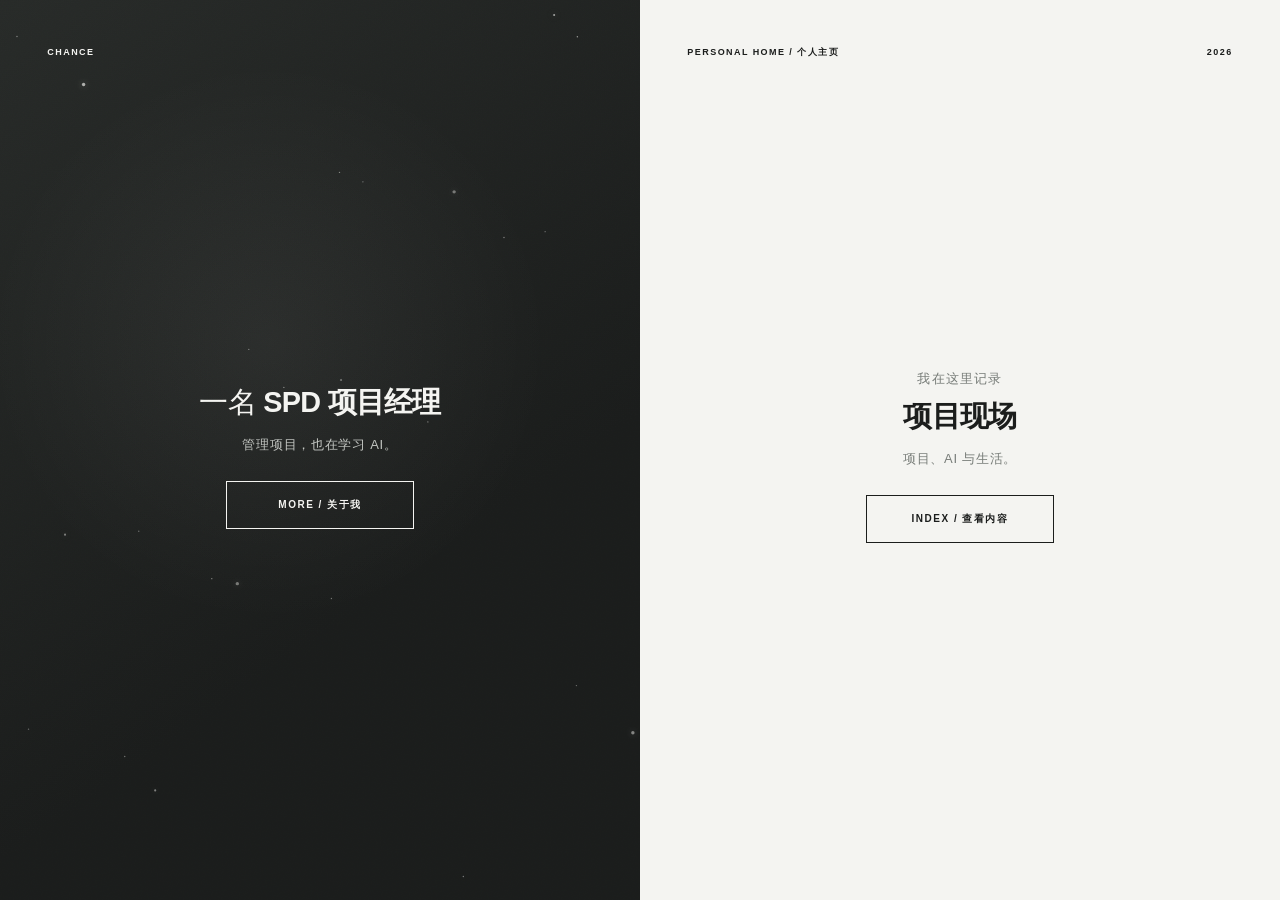
<file: index.html>
<!doctype html>
<html lang="zh-CN">
<head>
  <meta charset="UTF-8">
  <meta name="viewport" content="width=device-width,initial-scale=1">
  <meta name="description" content="Chance，SPD 项目经理。记录项目现场、AI 实践与生活片段。">
  <title>Chance</title>
  <link rel="stylesheet" href="./style.css?v=white-5">
</head>
<body class="is-loading" data-page="home">
  <div class="site-loader" role="status" aria-label="正在进入 Chance 的个人主页">
    <div class="loader-clock">
      <svg viewBox="0 0 160 160" aria-hidden="true">
        <g class="loader-ticks">
          <line x1="80" y1="13" x2="80" y2="19"/><line x1="80" y1="13" x2="80" y2="19" transform="rotate(30 80 80)"/>
          <line x1="80" y1="13" x2="80" y2="19" transform="rotate(60 80 80)"/><line x1="80" y1="13" x2="80" y2="19" transform="rotate(90 80 80)"/>
          <line x1="80" y1="13" x2="80" y2="19" transform="rotate(120 80 80)"/><line x1="80" y1="13" x2="80" y2="19" transform="rotate(150 80 80)"/>
          <line x1="80" y1="13" x2="80" y2="19" transform="rotate(180 80 80)"/><line x1="80" y1="13" x2="80" y2="19" transform="rotate(210 80 80)"/>
          <line x1="80" y1="13" x2="80" y2="19" transform="rotate(240 80 80)"/><line x1="80" y1="13" x2="80" y2="19" transform="rotate(270 80 80)"/>
          <line x1="80" y1="13" x2="80" y2="19" transform="rotate(300 80 80)"/><line x1="80" y1="13" x2="80" y2="19" transform="rotate(330 80 80)"/>
        </g>
        <circle class="loader-clock-track" cx="80" cy="80" r="56" pathLength="100"/>
        <circle class="loader-clock-progress" cx="80" cy="80" r="56" pathLength="100"/>
        <line class="loader-hand" x1="80" y1="80" x2="80" y2="31"/>
        <circle class="loader-pin" cx="80" cy="80" r="2.2"/>
      </svg>
      <strong>CHANCE</strong>
    </div>
    <button class="loader-skip" type="button">跳过 / SKIP</button>
  </div>
  <main class="home-stage" id="main">
    <section class="home-panel home-panel-dark" aria-labelledby="home-title">
      <canvas class="star-field" aria-hidden="true"></canvas>
      <header class="home-meta"><span>CHANCE</span></header>
      <div class="home-intro">
        <h1 id="home-title">一名 <strong>SPD 项目经理</strong></h1>
        <p>管理项目，也在学习 AI。</p>
        <button class="home-action home-action-light" type="button" data-open="about-drawer">MORE / 关于我</button>
      </div>
    </section>

    <section class="home-panel home-panel-light" aria-label="内容入口">
      <header class="home-meta"><span>PERSONAL HOME / 个人主页</span><span>2026</span></header>
      <div class="home-manifest">
        <span class="manifest-lead">我在这里记录</span>
        <h2><span class="rotating-word" aria-live="polite">项目现场</span></h2>
        <p>项目、AI 与生活。</p>
        <a class="home-action home-action-dark" href="./content.html">INDEX / 查看内容</a>
      </div>
    </section>
  </main>

  <section class="home-drawer drawer-dark" id="about-drawer" aria-hidden="true" inert aria-labelledby="about-drawer-title">
    <canvas class="star-field" aria-hidden="true"></canvas>
    <button class="drawer-close" type="button" data-close aria-label="关闭关于我">×</button>
    <div class="drawer-inner drawer-about">
      <span class="drawer-kicker">ABOUT / 关于</span>
      <h2 id="about-drawer-title">Chance</h2>
      <p class="drawer-summary">SPD 项目经理。日常关注项目推进、现场协作与交付，也在持续试用 AI，把有用的方法留下来。</p>
      <dl class="about-facts">
        <div><dt>职业</dt><dd>SPD 项目经理</dd></div>
        <div><dt>关注</dt><dd>项目管理 · AI 实践</dd></div>
        <div><dt>记录</dt><dd>工作方法 · 日常生活</dd></div>
      </dl>
      <a class="drawer-link" href="./about.html">完整介绍 / READ MORE <span>↗</span></a>
      <a class="drawer-link" href="mailto:chance_work@163.com">联系 / CONTACT <span>↗</span></a>
    </div>
  </section>

  <script src="./app.js?v=phase-a-link-fix-1"></script>
</body>
</html>
</file>
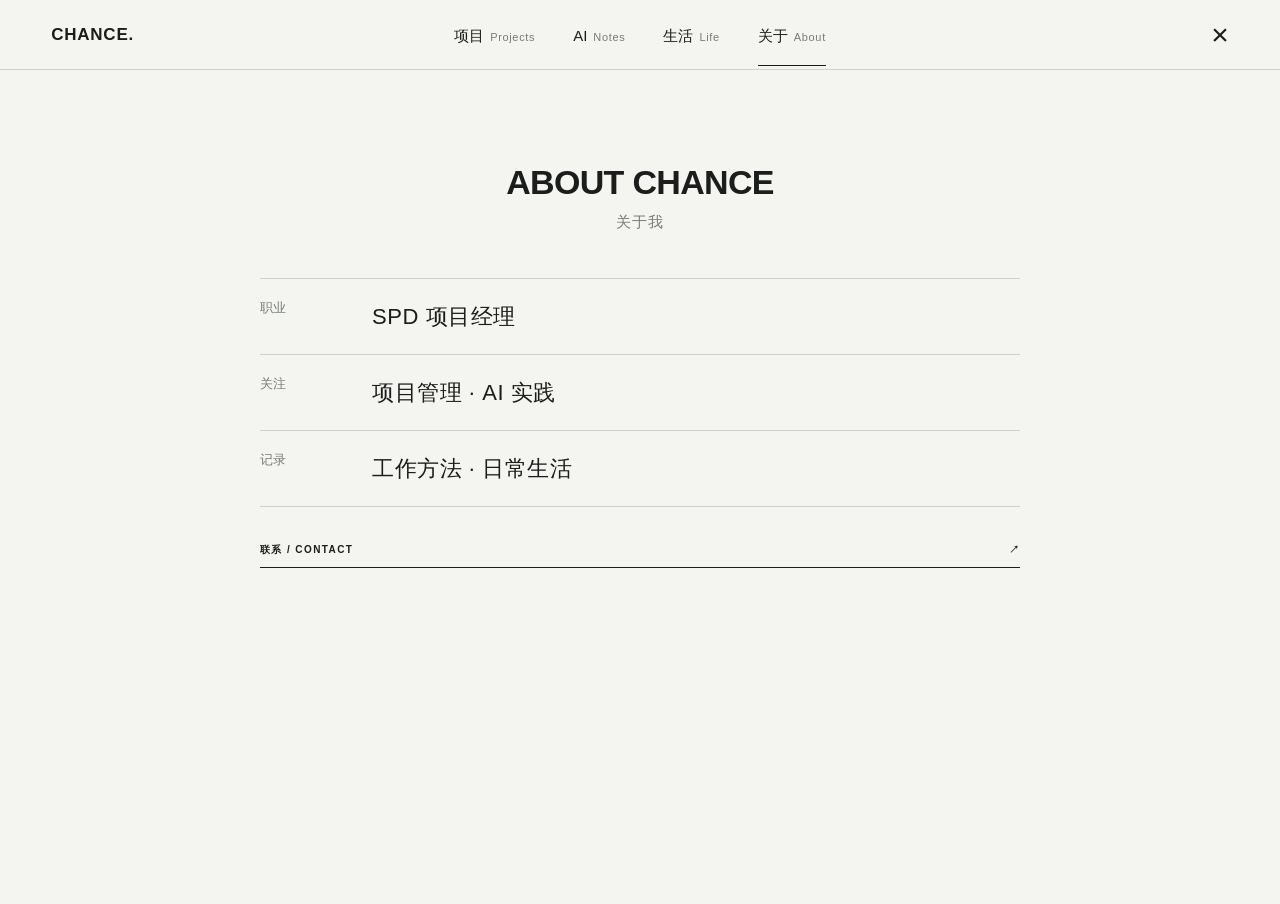
<file: about.html>
<!doctype html><html lang="zh-CN"><head><meta charset="UTF-8"><meta name="viewport" content="width=device-width,initial-scale=1"><meta name="description" content="关于 Chance。"><title>Chance · 关于</title><link rel="stylesheet" href="./style.css?v=white-5"></head><body data-page="about"><header class="inner-header"><a class="inner-brand" href="./index.html">CHANCE.</a><nav><a href="./articles.html"><span>项目</span><small>Projects</small></a><a href="./topics.html"><span>AI</span><small>Notes</small></a><a href="./notes.html"><span>生活</span><small>Life</small></a><a href="./about.html"><span>关于</span><small>About</small></a></nav><a class="close-link" href="./index.html" aria-label="返回首页">×</a></header><main class="inner-main about-main" id="main"><header class="page-title"><p>04 / ABOUT</p><h1>ABOUT CHANCE</h1><span>关于我</span></header><div class="about-lines"><div><span>职业</span><strong>SPD 项目经理</strong></div><div><span>关注</span><strong>项目管理 · AI 实践</strong></div><div><span>记录</span><strong>工作方法 · 日常生活</strong></div></div><a class="about-contact" href="mailto:chance_work@163.com">联系 / CONTACT <span>↗</span></a></main><script src="./content.js?v=cover-1"></script><script src="./app.js?v=white-2"></script></body></html>
</file>
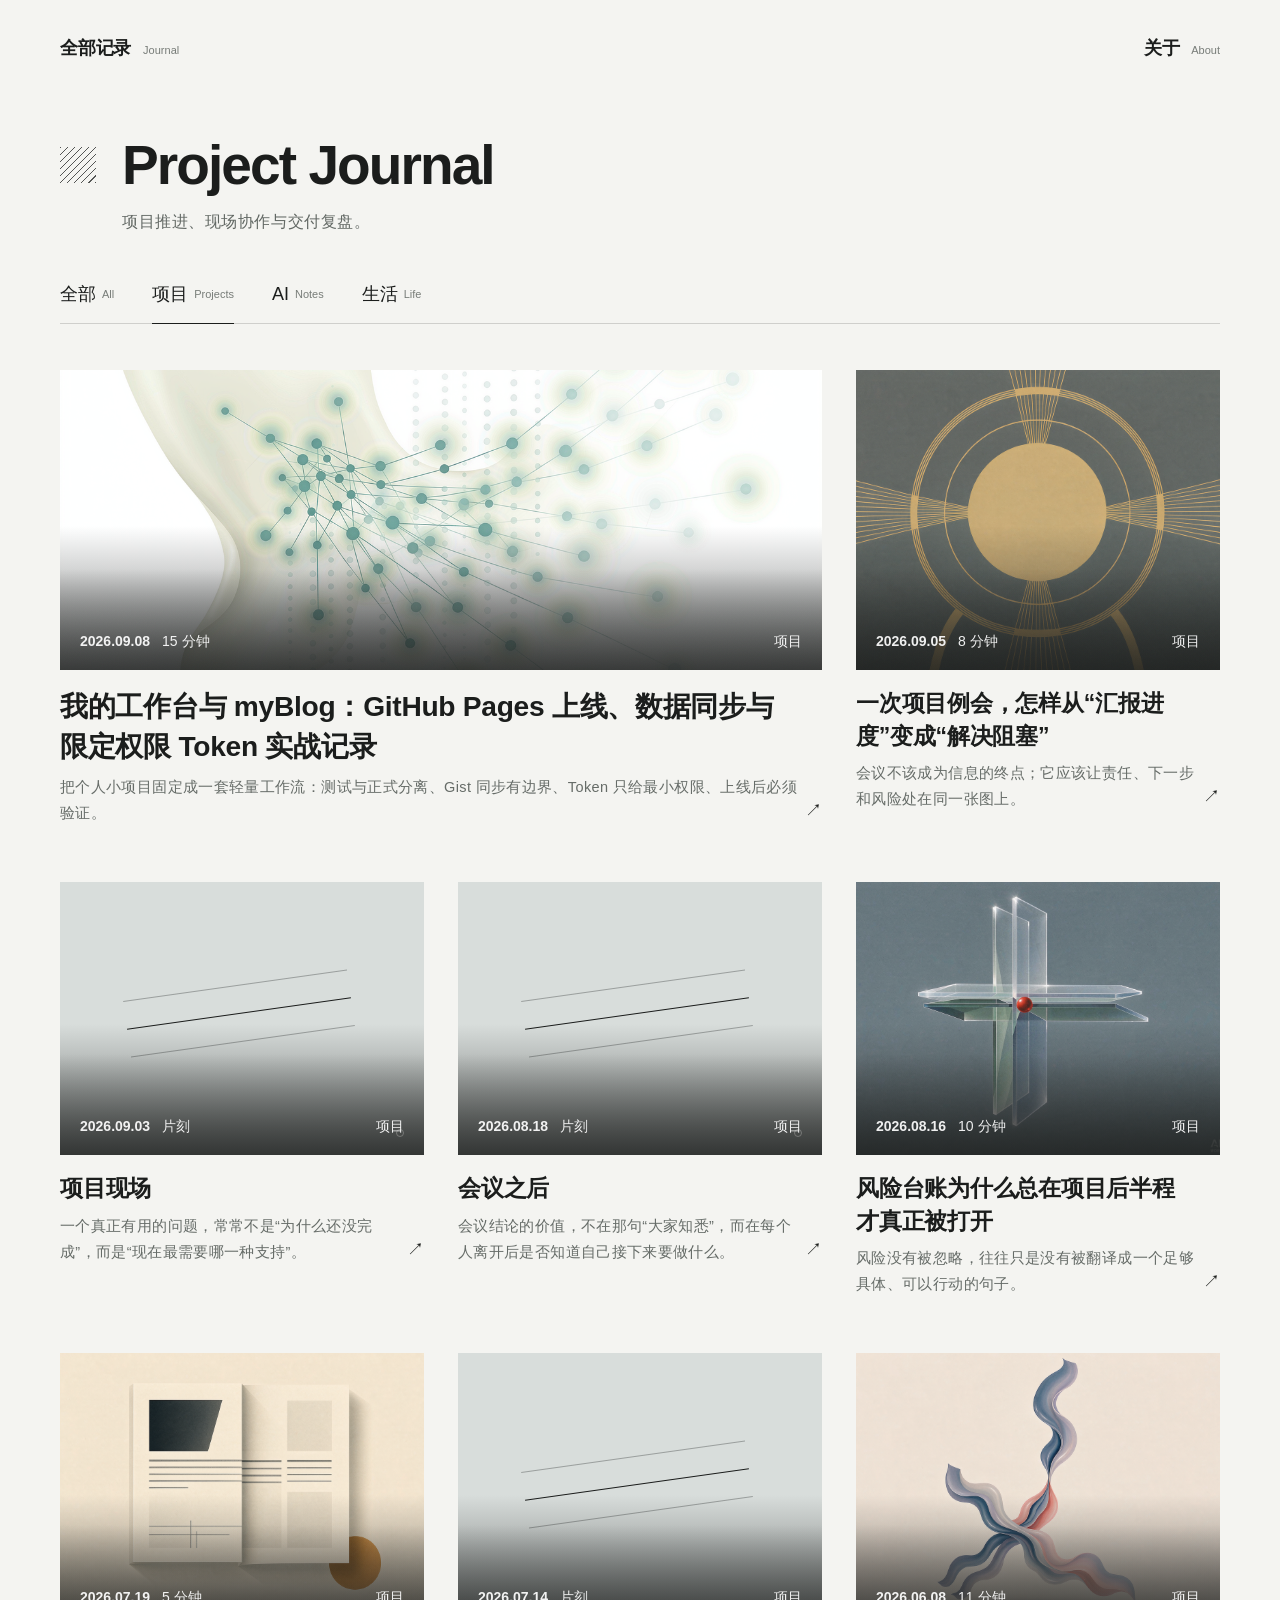
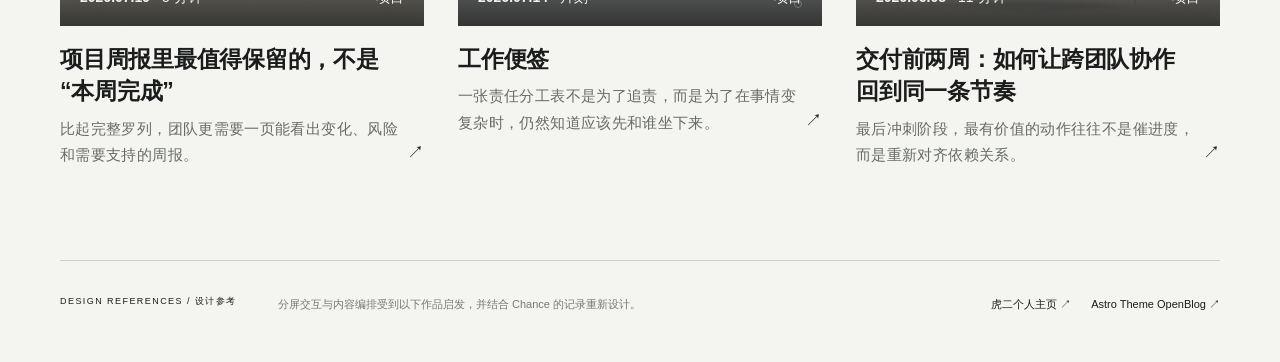
<file: articles.html>
<!doctype html><html lang="zh-CN"><head><meta charset="UTF-8"><meta name="viewport" content="width=device-width,initial-scale=1"><meta name="description" content="Chance 的 SPD 项目记录。"><title>Chance · 项目记录</title><link rel="stylesheet" href="./style.css?v=white-5"></head><body data-page="articles"><header class="journal-topbar"><a href="./content.html">全部记录 <small>Journal</small></a><a href="./about.html">关于 <small>About</small></a></header><main class="journal-main category-main" id="main"><header class="journal-masthead"><h1>Project Journal</h1><p>项目推进、现场协作与交付复盘。</p></header><nav class="journal-filters category-tabs" aria-label="内容分类"><a href="./content.html">全部 <small>All</small></a><a href="./articles.html" aria-current="page">项目 <small>Projects</small></a><a href="./topics.html">AI <small>Notes</small></a><a href="./notes.html">生活 <small>Life</small></a></nav><section class="journal-section"><div id="all-articles" class="journal-grid category-journal-grid"></div></section></main><footer class="inspiration-footer"><p>DESIGN REFERENCES / 设计参考</p><span>分屏交互与内容编排受到以下作品启发，并结合 Chance 的记录重新设计。</span><nav><a href="https://h2.gg/" target="_blank" rel="noopener noreferrer">虎二个人主页 ↗</a><a href="https://blog-template-gray.vercel.app/" target="_blank" rel="noopener noreferrer">Astro Theme OpenBlog ↗</a></nav></footer><script src="./app.js?v=phase-a-link-fix-1"></script></body></html>
</file>
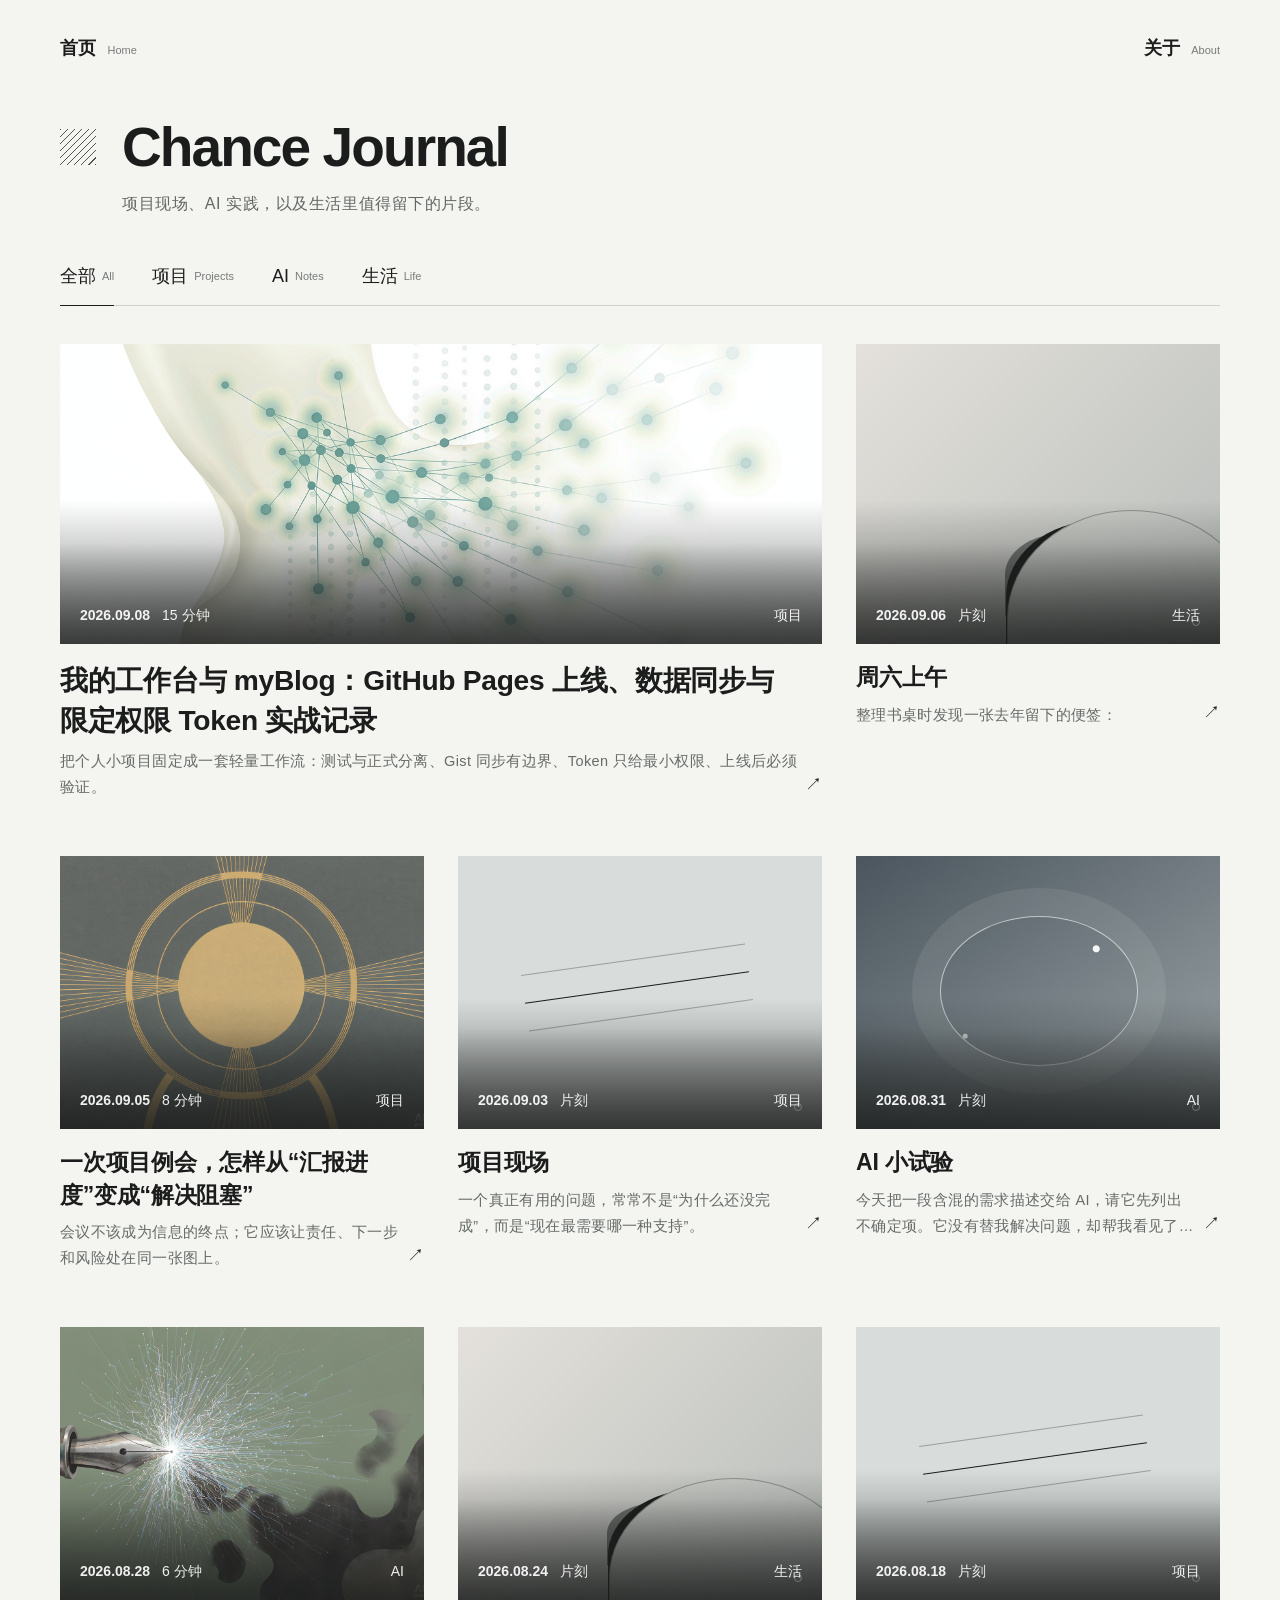
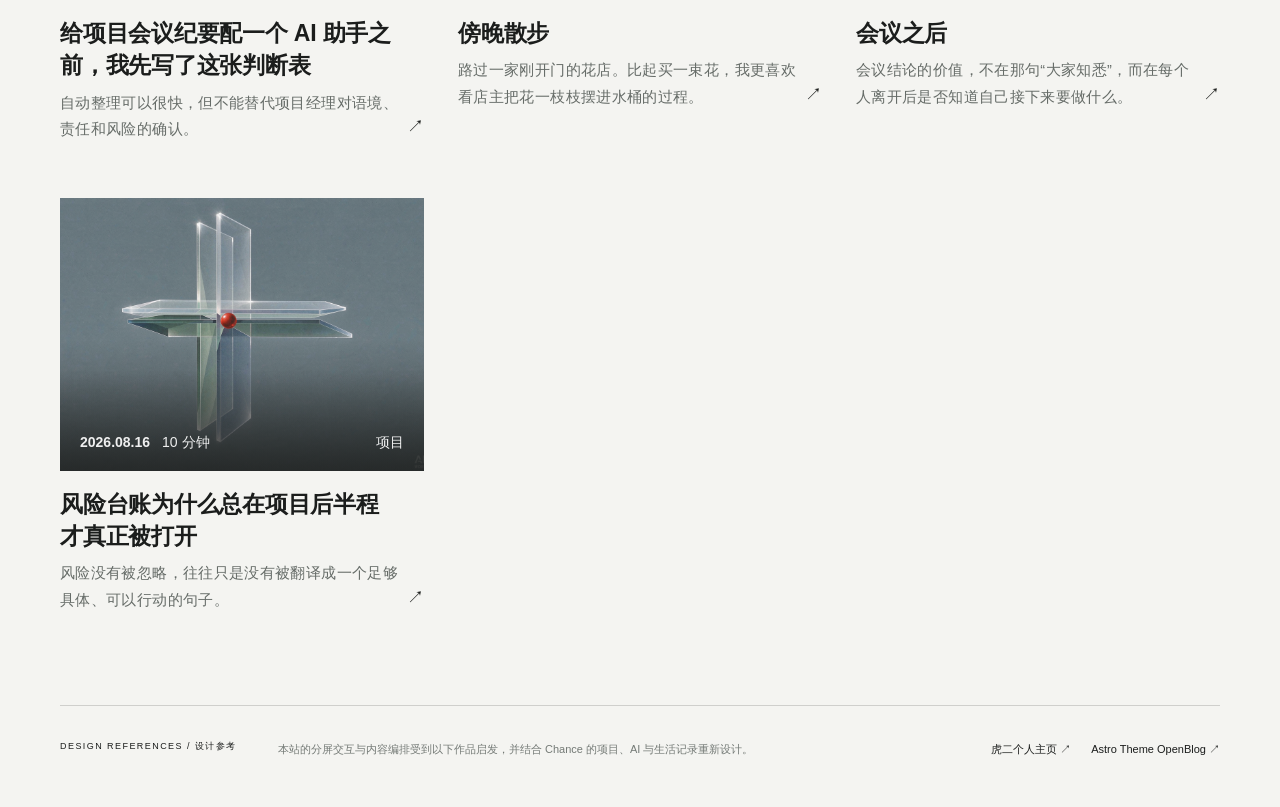
<file: content.html>
<!doctype html>
<html lang="zh-CN">
<head>
  <meta charset="UTF-8">
  <meta name="viewport" content="width=device-width,initial-scale=1">
  <meta name="description" content="Chance 的项目、AI 与生活记录。">
  <title>Chance · 内容索引</title>
  <link rel="stylesheet" href="./style.css?v=white-5">
</head>
<body data-page="journal">
  <header class="journal-topbar">
    <a href="./index.html">首页 <small>Home</small></a>
    <a href="./about.html">关于 <small>About</small></a>
  </header>

  <main class="journal-main" id="main">
    <header class="journal-masthead">
      <h1>Chance Journal</h1>
      <p>项目现场、AI 实践，以及生活里值得留下的片段。</p>
    </header>

    <nav class="journal-filters" aria-label="内容分类">
      <button type="button" data-journal-filter="all" aria-pressed="true">全部 <small>All</small></button>
      <button type="button" data-journal-filter="project" aria-pressed="false">项目 <small>Projects</small></button>
      <button type="button" data-journal-filter="ai" aria-pressed="false">AI <small>Notes</small></button>
      <button type="button" data-journal-filter="life" aria-pressed="false">生活 <small>Life</small></button>
    </nav>

    <section class="journal-section" aria-label="最近记录">
      <div class="journal-grid" id="journal-posts"></div>
    </section>
  </main>

  <footer class="inspiration-footer">
    <p>DESIGN REFERENCES / 设计参考</p>
    <span>本站的分屏交互与内容编排受到以下作品启发，并结合 Chance 的项目、AI 与生活记录重新设计。</span>
    <nav aria-label="设计参考链接">
      <a href="https://h2.gg/" target="_blank" rel="noopener noreferrer">虎二个人主页 ↗</a>
      <a href="https://blog-template-gray.vercel.app/" target="_blank" rel="noopener noreferrer">Astro Theme OpenBlog ↗</a>
    </nav>
  </footer>

  <script src="./content.js?v=cover-1"></script>
  <script src="./app.js?v=white-2"></script>
</body>
</html>
</file>
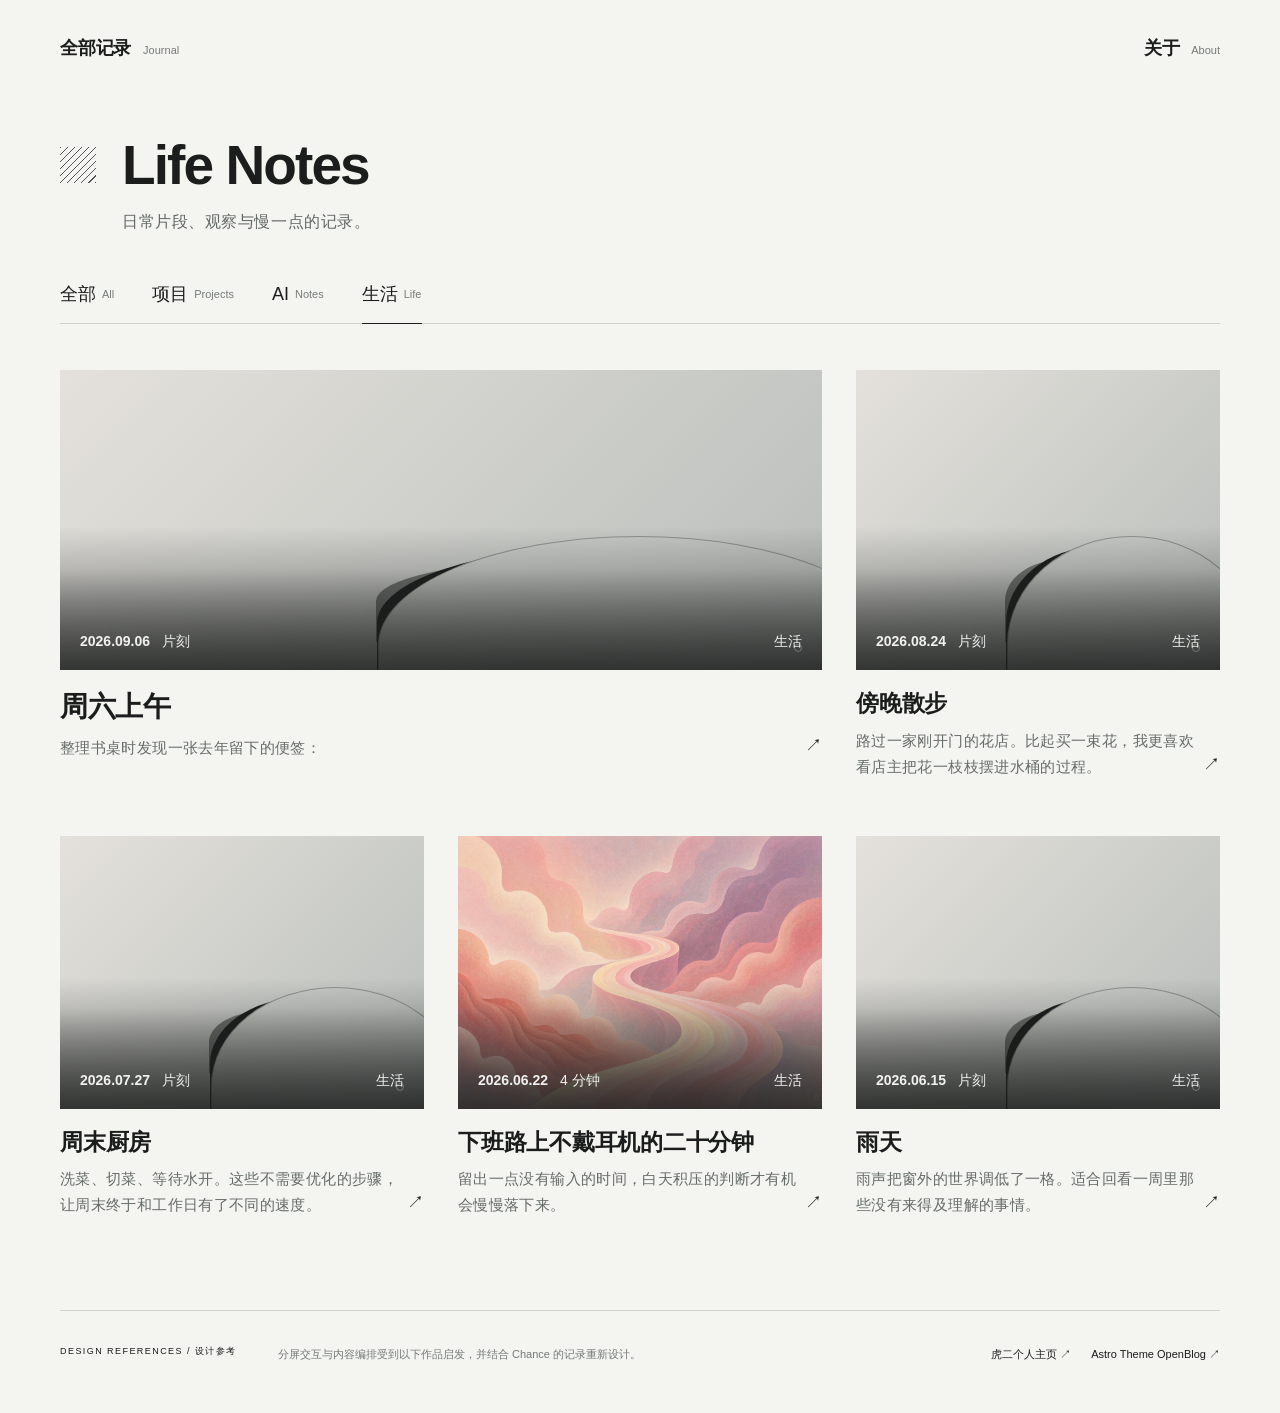
<file: notes.html>
<!doctype html><html lang="zh-CN"><head><meta charset="UTF-8"><meta name="viewport" content="width=device-width,initial-scale=1"><meta name="description" content="Chance 的生活记录。"><title>Chance · 生活记录</title><link rel="stylesheet" href="./style.css?v=white-5"></head><body data-page="notes"><header class="journal-topbar"><a href="./content.html">全部记录 <small>Journal</small></a><a href="./about.html">关于 <small>About</small></a></header><main class="journal-main category-main" id="main"><header class="journal-masthead"><h1>Life Notes</h1><p>日常片段、观察与慢一点的记录。</p></header><nav class="journal-filters category-tabs" aria-label="内容分类"><a href="./content.html">全部 <small>All</small></a><a href="./articles.html">项目 <small>Projects</small></a><a href="./topics.html">AI <small>Notes</small></a><a href="./notes.html" aria-current="page">生活 <small>Life</small></a></nav><section class="journal-section"><div id="all-notes" class="journal-grid category-journal-grid"></div></section></main><footer class="inspiration-footer"><p>DESIGN REFERENCES / 设计参考</p><span>分屏交互与内容编排受到以下作品启发，并结合 Chance 的记录重新设计。</span><nav><a href="https://h2.gg/" target="_blank" rel="noopener noreferrer">虎二个人主页 ↗</a><a href="https://blog-template-gray.vercel.app/" target="_blank" rel="noopener noreferrer">Astro Theme OpenBlog ↗</a></nav></footer><script src="./app.js?v=phase-a-link-fix-1"></script></body></html>
</file>
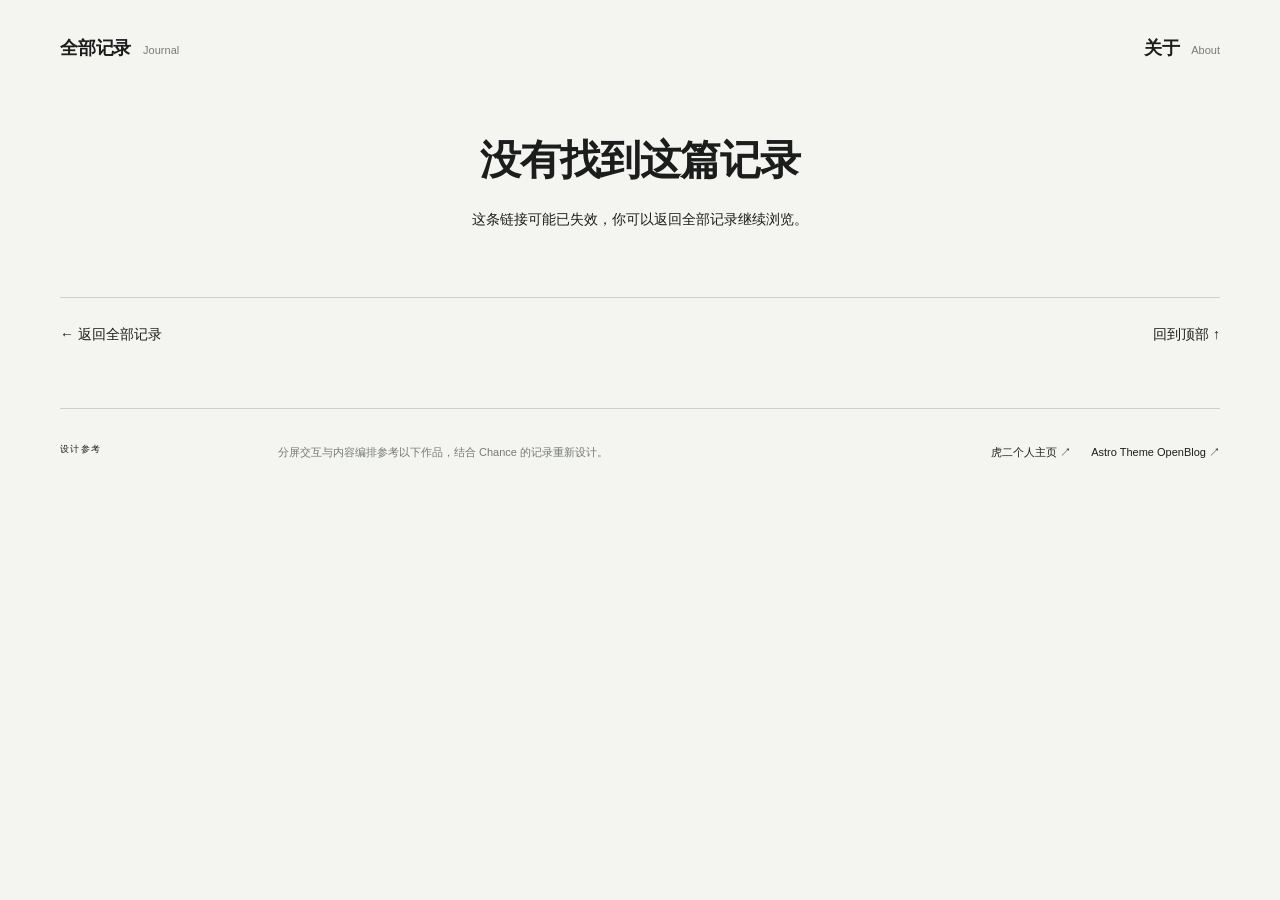
<file: post.html>
<!doctype html>
<html lang="zh-CN">
<head><meta charset="UTF-8"><meta name="viewport" content="width=device-width,initial-scale=1"><meta name="description" content="Chance 的项目、AI 与生活记录。"><title>文章 · Chance</title><link rel="stylesheet" href="./style.css?v=white-5"></head>
<body data-page="post">
<header class="journal-topbar"><a href="./content.html">全部记录 <small>Journal</small></a><a href="./about.html">关于 <small>About</small></a></header>
<main class="post-main" id="main"><header class="post-heading" id="post-heading"><h1>正在读取文章</h1></header><div class="post-layout"><aside class="post-sidebar"><details open class="post-toc"><summary>目录 <small>Contents</small></summary><nav id="post-toc" aria-label="文章目录"></nav></details></aside><article class="post-body" id="post-body"></article></div><nav class="post-bottom" aria-label="阅读导航"><a href="./content.html">← 返回全部记录</a><a href="#main">回到顶部 ↑</a></nav></main>
<footer class="inspiration-footer"><p>设计参考</p><span>分屏交互与内容编排参考以下作品，结合 Chance 的记录重新设计。</span><nav aria-label="设计参考链接"><a href="https://h2.gg/" target="_blank" rel="noopener noreferrer">虎二个人主页 ↗</a><a href="https://blog-template-gray.vercel.app/" target="_blank" rel="noopener noreferrer">Astro Theme OpenBlog ↗</a></nav></footer>
<script src="./app.js?v=phase-a-link-fix-1"></script><script src="./reader.js?v=phase-a-link-fix-1"></script>
</body></html>
</file>
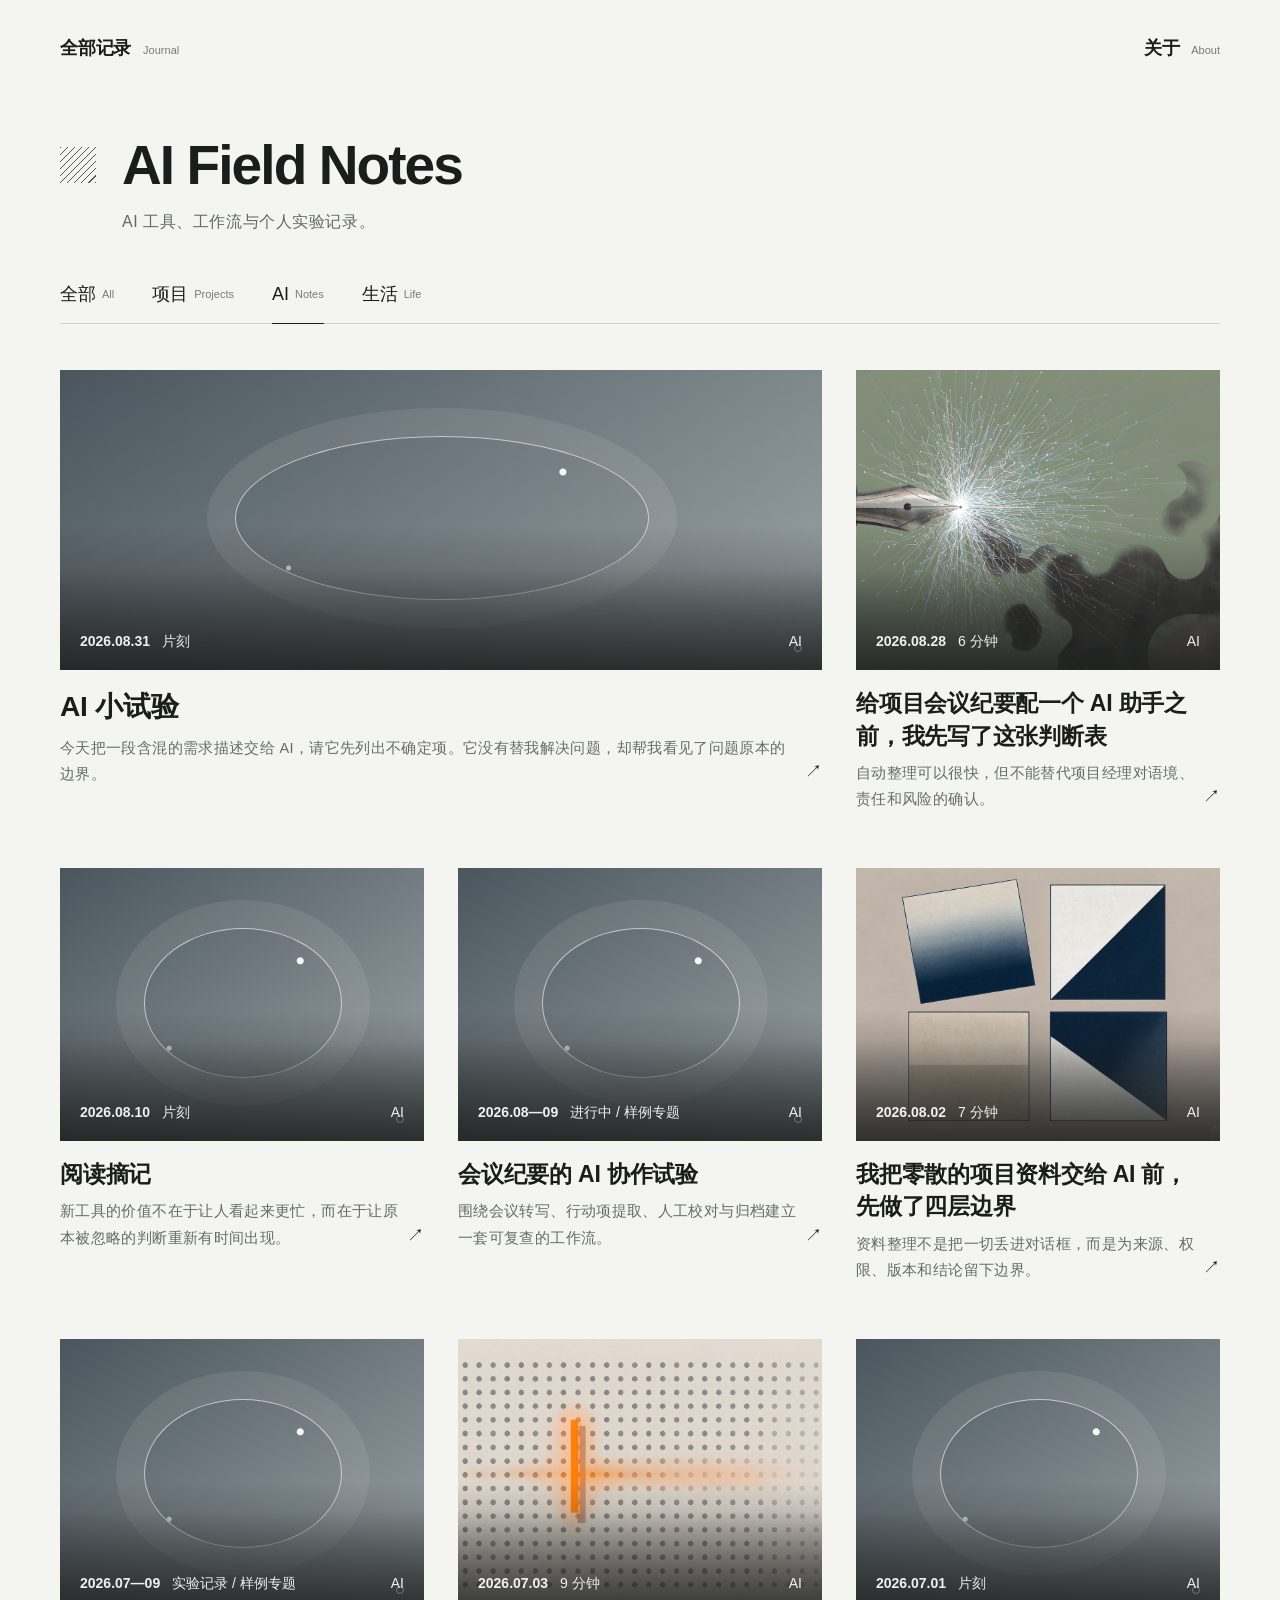
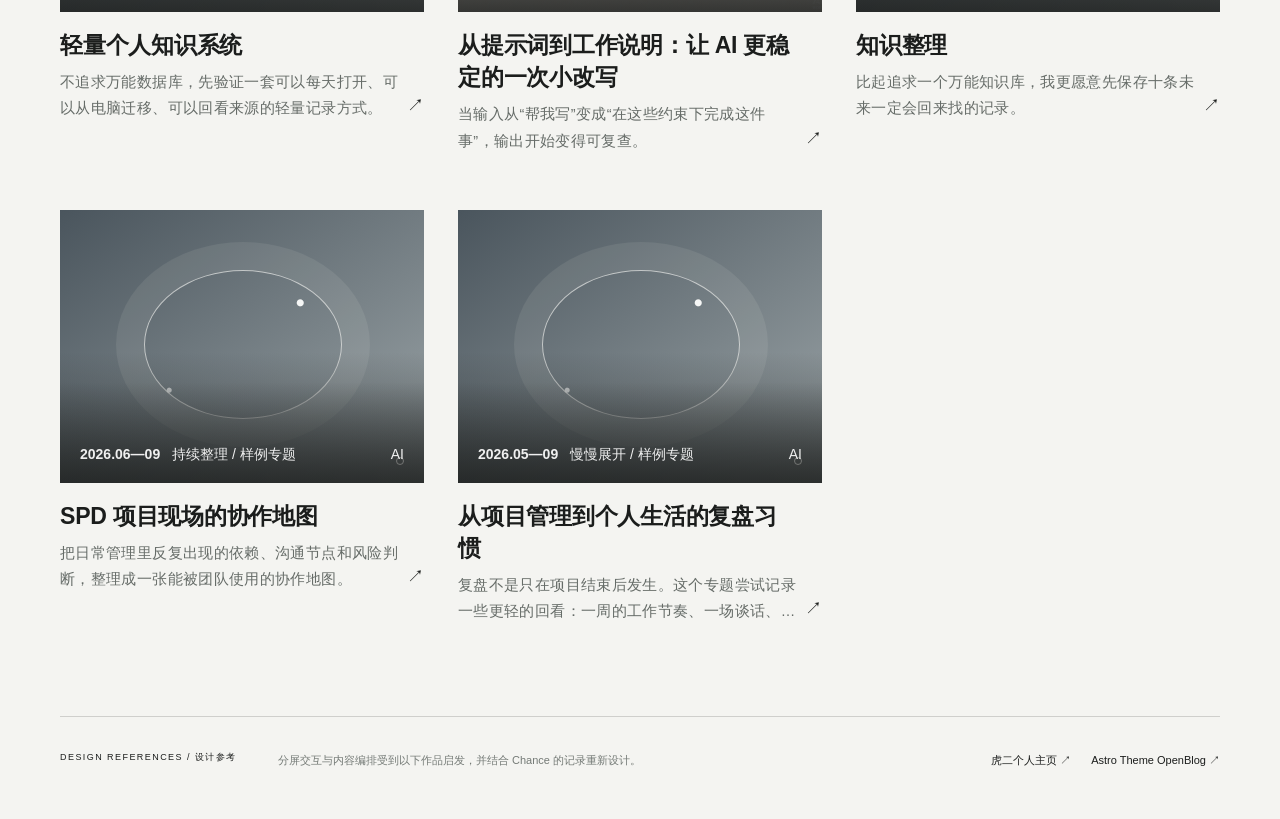
<file: topics.html>
<!doctype html><html lang="zh-CN"><head><meta charset="UTF-8"><meta name="viewport" content="width=device-width,initial-scale=1"><meta name="description" content="Chance 的 AI 学习与实验。"><title>Chance · AI 学习</title><link rel="stylesheet" href="./style.css?v=white-5"></head><body data-page="topics"><header class="journal-topbar"><a href="./content.html">全部记录 <small>Journal</small></a><a href="./about.html">关于 <small>About</small></a></header><main class="journal-main category-main" id="main"><header class="journal-masthead"><h1>AI Field Notes</h1><p>AI 工具、工作流与个人实验记录。</p></header><nav class="journal-filters category-tabs" aria-label="内容分类"><a href="./content.html">全部 <small>All</small></a><a href="./articles.html">项目 <small>Projects</small></a><a href="./topics.html" aria-current="page">AI <small>Notes</small></a><a href="./notes.html">生活 <small>Life</small></a></nav><section class="journal-section"><div id="all-topics" class="journal-grid category-journal-grid"></div></section></main><footer class="inspiration-footer"><p>DESIGN REFERENCES / 设计参考</p><span>分屏交互与内容编排受到以下作品启发，并结合 Chance 的记录重新设计。</span><nav><a href="https://h2.gg/" target="_blank" rel="noopener noreferrer">虎二个人主页 ↗</a><a href="https://blog-template-gray.vercel.app/" target="_blank" rel="noopener noreferrer">Astro Theme OpenBlog ↗</a></nav></footer><script src="./app.js?v=phase-a-link-fix-1"></script></body></html>
</file>
<file: style.css>
/* finesse · register=brand · graphite split + editorial journal · type=slender bilingual · motion=clock-trace + perceptible star drift · SOUL=8 SPECTACLE=4 DENSITY=2 */
:root{--black:#1b1d1c;--deep:#282b29;--white:#f4f4f1;--pale:#e7e7e3;--grey:#777c78;--light-grey:#c2c5c1;--star-rgb:244,244,241;--dark-glow:rgba(244,244,241,.055);--line-dark:rgba(244,244,241,.19);--line-light:rgba(27,29,28,.17);--ease:cubic-bezier(.76,0,.24,1);--round:"Segoe UI Variable Text","Microsoft YaHei UI","PingFang SC","Aptos",sans-serif;--text:"Segoe UI Variable Text","Microsoft YaHei UI","PingFang SC","Segoe UI",sans-serif;--narrow:"Aptos Narrow","Segoe UI Variable Text","Microsoft YaHei UI",sans-serif;--serif:Georgia,"Songti SC",serif}
*{box-sizing:border-box}html,body{margin:0;min-height:100%;overflow-x:clip;background:var(--white);color:var(--black)}body{font-family:var(--text);font-size:14px;font-weight:350;-webkit-font-smoothing:antialiased}body.drawer-open,body.is-loading{overflow:hidden}body::after{position:fixed;z-index:60;inset:0;pointer-events:none;opacity:.035;mix-blend-mode:soft-light;background-size:170px 170px;background-image:url("data:image/svg+xml,%3Csvg xmlns='http://www.w3.org/2000/svg'%3E%3Cfilter id='n'%3E%3CfeTurbulence type='fractalNoise' baseFrequency='.82' numOctaves='2' stitchTiles='stitchTiles'/%3E%3C/filter%3E%3Crect width='100%25' height='100%25' filter='url(%23n)'/%3E%3C/svg%3E");content:""}a{color:inherit;text-decoration:none}button{font:inherit;color:inherit}::selection{background:var(--grey);color:var(--white)}:focus-visible{outline:2px solid currentColor;outline-offset:5px}

.site-loader{position:fixed;z-index:100;inset:0;display:grid;place-items:center;overflow:hidden;background:var(--black);color:var(--white);clip-path:inset(0);animation:loader-exit .65s var(--ease) 2.05s forwards}.loader-clock{position:relative;width:clamp(150px,16vw,184px);aspect-ratio:1;opacity:0;transform:scale(.86);animation:loader-clock-in .48s cubic-bezier(.16,1,.3,1) .08s forwards}.loader-clock svg{display:block;width:100%;height:100%;overflow:visible}.loader-ticks{stroke:var(--light-grey);stroke-width:.7;opacity:0;animation:loader-ticks-in .5s ease .18s forwards}.loader-clock-track,.loader-clock-progress{fill:none;stroke-width:.75}.loader-clock-track{stroke:var(--line-dark)}.loader-clock-progress{stroke:var(--white);stroke-linecap:round;stroke-dasharray:100;stroke-dashoffset:100;transform:rotate(-90deg);transform-origin:center;animation:loader-ring 1.55s cubic-bezier(.65,0,.22,1) .16s forwards}.loader-hand{stroke:var(--white);stroke-width:.8;stroke-linecap:round;transform-box:view-box;transform-origin:80px 80px;opacity:0;animation:loader-hand 1.55s cubic-bezier(.4,0,.2,1) .16s forwards}.loader-pin{fill:var(--white);opacity:0;animation:loader-pin-in .25s ease .32s forwards}.loader-clock strong{position:absolute;top:50%;left:50%;font:650 clamp(15px,1.55vw,19px)/1 var(--narrow);letter-spacing:.22em;opacity:0;transform:translate(-47%,-50%) scale(.9);animation:loader-mark .65s cubic-bezier(.16,1,.3,1) .75s forwards}.loader-skip{position:absolute;right:30px;bottom:26px;min-width:80px;min-height:44px;border:0;background:transparent;color:var(--light-grey);cursor:pointer;font:600 9px/1 var(--narrow);letter-spacing:.15em}.site-loader.is-skipped{animation:loader-skip .45s var(--ease) forwards}@keyframes loader-clock-in{to{opacity:1;transform:scale(1)}}@keyframes loader-ticks-in{to{opacity:.42}}@keyframes loader-ring{to{stroke-dashoffset:0}}@keyframes loader-hand{0%{opacity:0;transform:rotate(0)}12%{opacity:1}82%{opacity:1}100%{opacity:0;transform:rotate(450deg)}}@keyframes loader-pin-in{to{opacity:1}}@keyframes loader-mark{to{opacity:1;transform:translate(-47%,-50%) scale(1)}}@keyframes loader-exit{to{visibility:hidden;clip-path:inset(0 0 100% 0)}}@keyframes loader-skip{to{visibility:hidden;clip-path:inset(0 0 100% 0)}}

.home-stage{display:grid;grid-template-columns:1fr 1fr;min-height:100dvh}.home-panel{position:relative;display:grid;grid-template-rows:auto minmax(0,1fr);min-width:0;padding:clamp(28px,3.7vw,54px);overflow:hidden}.home-panel-dark{background:radial-gradient(circle at 42% 38%,var(--dark-glow),transparent 42%),linear-gradient(145deg,var(--deep),var(--black) 64%);color:var(--white)}.home-panel-light{background:var(--white);color:var(--black)}.star-field{position:absolute;z-index:0;inset:0;width:100%;height:100%;pointer-events:none}.home-meta{position:relative;z-index:1;display:flex;justify-content:space-between;gap:18px;font:620 9px/1.3 var(--narrow);letter-spacing:.16em}.env-label{border:1px solid var(--line-dark);padding:6px 9px}.home-intro,.home-manifest{position:relative;z-index:1;display:grid;width:min(100%,520px);place-self:center;justify-items:center;margin:0;text-align:center}.home-intro h1,.home-manifest h2{min-width:0;margin:0;font:350 clamp(23px,2.25vw,33px)/1.35 var(--round);letter-spacing:-.025em;overflow-wrap:anywhere}.home-intro h1 strong,.home-manifest h2 span{font-weight:630}.home-intro>p,.home-manifest>p{margin:11px 0 25px;color:var(--light-grey);font:330 clamp(13px,1vw,15px)/1.8 var(--text);letter-spacing:.055em}.manifest-lead{display:block;margin:0 0 7px;color:var(--grey);font:350 clamp(13px,1.05vw,15px)/1.6 var(--text);letter-spacing:.09em}.home-manifest>p{color:var(--grey)}.rotating-word{display:inline-block;min-width:5.2em;transition:opacity .22s ease,transform .22s ease}.rotating-word.is-changing{opacity:0;transform:translateY(7px)}.home-action{display:inline-flex;min-width:188px;min-height:48px;align-items:center;justify-content:center;border:1px solid currentColor;background:transparent;padding:0 20px;cursor:pointer;font:650 10px/1 var(--narrow);letter-spacing:.15em;transition:background .2s ease,color .2s ease,transform .2s ease}.home-action:hover{transform:translateY(-2px)}.home-action-light:hover,.home-action-light:focus-visible{background:var(--white);color:var(--black)}.home-action-dark:hover,.home-action-dark:focus-visible{background:var(--black);color:var(--white)}

.home-drawer{position:fixed;z-index:70;inset:0;overflow:auto;visibility:hidden;transition:transform .62s var(--ease),visibility 0s linear .62s}.drawer-dark{background:radial-gradient(circle at 42% 38%,var(--dark-glow),transparent 42%),linear-gradient(145deg,var(--deep),var(--black) 64%);color:var(--white);transform:translateX(-100%)}.drawer-light{background:var(--white);color:var(--black);transform:translateX(100%)}.home-drawer.is-open{visibility:visible;transform:translateX(0);transition-delay:0s}.home-drawer>.star-field{position:fixed}.drawer-close{position:fixed;z-index:2;top:clamp(22px,3vw,44px);right:clamp(22px,3vw,48px);width:44px;height:44px;border:0;background:transparent;cursor:pointer;font:300 30px/1 var(--round)}.drawer-inner{position:relative;z-index:1;width:min(1060px,calc(100% - 48px));min-height:100%;margin:auto;padding:clamp(78px,10vh,116px) 0;align-content:center}.drawer-kicker{display:block;margin:0 0 22px;color:var(--grey);font:650 9px/1 var(--narrow);letter-spacing:.17em}.drawer-dark .drawer-kicker{color:var(--light-grey)}.drawer-about{display:grid;max-width:820px}.drawer-about h2{min-width:0;margin:0;font:620 clamp(36px,5vw,64px)/1.05 var(--round);letter-spacing:-.045em;overflow-wrap:anywhere}.drawer-summary{max-width:650px;margin:27px 0 40px;color:var(--light-grey);font:330 clamp(15px,1.45vw,19px)/1.85 var(--text);letter-spacing:.025em}.about-facts{margin:0;border-top:1px solid var(--line-dark)}.about-facts div{display:grid;grid-template-columns:100px 1fr;padding:17px 0;border-bottom:1px solid var(--line-dark)}.about-facts dt{color:var(--light-grey)}.about-facts dd{margin:0;font-weight:520;letter-spacing:.025em}.drawer-link{display:flex;justify-content:space-between;margin-top:38px;padding-bottom:12px;border-bottom:1px solid currentColor;font:650 10px/1 var(--narrow);letter-spacing:.14em}.drawer-heading{display:grid;grid-template-columns:1fr 1fr;align-items:end;padding-bottom:24px}.drawer-heading h2{min-width:0;margin:0;font:520 clamp(18px,1.8vw,25px)/1.45 var(--round);letter-spacing:-.015em;overflow-wrap:anywhere}.drawer-index{border-top:1px solid var(--line-light)}.drawer-index a{display:grid;grid-template-columns:42px minmax(0,1fr) 26px;gap:18px;align-items:center;min-height:96px;border-bottom:1px solid var(--line-light);transition:padding .2s ease,background .2s ease,color .2s ease}.drawer-index a:hover,.drawer-index a:focus-visible{padding-inline:18px;background:var(--black);color:var(--white);outline-offset:-4px}.drawer-index>a>span{color:var(--grey);font:550 9px/1 var(--narrow)}.drawer-index strong{display:flex;align-items:baseline;gap:13px;min-width:0;font:570 clamp(20px,2.1vw,30px)/1.25 var(--round);letter-spacing:-.02em;overflow-wrap:anywhere}.drawer-index small{color:var(--grey);font:550 9px/1 var(--narrow);letter-spacing:.13em}.drawer-index b{font:350 16px/1 var(--round)}

.inner-header{position:sticky;top:0;z-index:61;display:grid;grid-template-columns:1fr auto 1fr;align-items:center;min-height:66px;padding:0 clamp(20px,4vw,58px);background:rgba(244,244,241,.96);border-bottom:1px solid var(--line-light)}.inner-brand{font:620 17px/1 var(--round);letter-spacing:-.01em}.inner-header nav{display:flex;gap:clamp(18px,3vw,38px)}.inner-header nav a{display:flex;align-items:baseline;gap:5px;padding:23px 0 20px;border-bottom:1px solid transparent;font:520 12px/1 var(--text);white-space:nowrap}.inner-header nav small{color:var(--grey);font:450 8px/1 var(--narrow);letter-spacing:.07em}.inner-header nav a:hover,.inner-header nav a[aria-current=page]{border-color:var(--black)}.close-link{justify-self:end;font:280 30px/1 var(--round)}.inner-main{min-height:calc(100dvh - 66px);padding:clamp(48px,7vw,86px) clamp(20px,12vw,180px)}.page-title{display:grid;grid-template-columns:1fr auto;align-items:end;padding-bottom:36px}.page-title p{grid-column:1/-1;margin:0 0 14px;color:var(--grey);font:560 9px/1 var(--narrow);letter-spacing:.13em}.page-title h1{min-width:0;margin:0;font:580 clamp(34px,4.2vw,58px)/1.08 var(--round);letter-spacing:-.035em;overflow-wrap:anywhere}.page-title span{color:var(--grey);font-size:11px}.entry-list{border-top:1px solid var(--line-light)}.entry{border-bottom:1px solid var(--line-light)}.entry summary{display:grid;grid-template-columns:42px minmax(0,1fr) 28px;gap:18px;align-items:center;min-height:94px;padding:20px 0;cursor:pointer;list-style:none}.entry summary::-webkit-details-marker{display:none}.entry summary>span,.entry summary small{color:var(--grey);font:450 10px/1.5 var(--narrow);letter-spacing:.055em}.entry summary h2{min-width:0;margin:6px 0 0;font:550 clamp(18px,1.9vw,27px)/1.34 var(--round);letter-spacing:-.018em;overflow-wrap:anywhere}.entry summary b{justify-self:end;font:280 21px/1 var(--round)}.entry summary:hover h2{text-decoration:underline;text-decoration-thickness:1px;text-underline-offset:6px}.entry-content{max-width:720px;margin:0 42px;padding:4px 20px 46px;border-left:1px solid var(--line-light);font:350 15.5px/1.95 var(--text);letter-spacing:.025em}.entry-summary{margin:0 0 25px;font-size:17px;font-weight:420;line-height:1.75}.entry-body h3{margin:29px 0 11px;font:560 19px/1.5 var(--round);letter-spacing:-.01em}.entry-body p{margin:0 0 15px}.entry-body ul,.entry-body ol{padding-left:22px}.entry-body blockquote{margin:23px 0;padding-left:18px;border-left:1px solid var(--black);font-style:normal;color:var(--grey)}.entry-content code{padding:2px 5px;background:var(--pale);font:13px Consolas,monospace}.about-main{display:grid;align-content:center}.about-lines{margin-top:48px;border-top:1px solid var(--line-light)}.about-lines>div{display:grid;grid-template-columns:105px minmax(0,1fr);gap:22px;padding:22px 0;border-bottom:1px solid var(--line-light)}.about-lines span{color:var(--grey)}.about-lines strong{font:520 clamp(18px,2vw,27px)/1.4 var(--round);letter-spacing:-.015em}

@media(max-width:760px){.home-stage{grid-template-columns:1fr;grid-template-rows:1fr 1fr;min-height:100svh}.home-panel{min-height:50svh;padding:22px}.home-meta{font-size:8px}.home-name{margin-bottom:25px;font-size:14px}.home-intro h1,.home-manifest h2{font-size:clamp(21px,6.7vw,28px)}.home-intro>p:last-of-type,.home-manifest>p:not(.manifest-lead){margin:7px 0 18px;font-size:12px;line-height:1.7}.manifest-lead{font-size:12px}.home-action{min-width:168px;min-height:44px;font-size:9px}.project-route{width:240px;font-size:8px}.home-foot{font-size:7px}.drawer-inner{width:calc(100% - 40px);padding:72px 0 44px}.drawer-close{top:16px;right:16px}.drawer-about h2{font-size:36px}.drawer-summary{margin:23px 0 31px;font-size:15px;line-height:1.85}.about-facts div{grid-template-columns:66px 1fr;font-size:13px}.drawer-heading{grid-template-columns:1fr;padding-bottom:19px}.drawer-heading h2{font-size:18px}.drawer-index a{grid-template-columns:28px minmax(0,1fr) 20px;gap:10px;min-height:76px}.drawer-index strong{display:block;font-size:20px}.drawer-index small{display:inline-block;margin-left:8px;font-size:7px}.inner-header{grid-template-columns:1fr auto;min-height:56px;padding:0 20px}.inner-header nav{order:3;grid-column:1/-1;justify-content:space-between;width:100%;border-top:1px solid var(--line-light)}.inner-header nav a{padding:13px 0 11px;font-size:11px}.inner-header nav small{display:none}.close-link{grid-column:2;grid-row:1}.inner-main{min-height:calc(100dvh - 100px);padding:44px 20px}.page-title{grid-template-columns:1fr;padding-bottom:29px}.page-title h1{font-size:36px}.page-title span{margin-top:12px;font-size:10px}.entry summary{grid-template-columns:26px minmax(0,1fr) 22px;gap:10px;min-height:82px;padding:17px 0}.entry summary h2{font-size:18px;line-height:1.4}.entry summary>span,.entry summary small{font-size:9px}.entry-content{margin:0 26px;padding:0 13px 36px;font-size:15px;line-height:1.9}.entry-summary{font-size:16px}.about-lines{margin-top:36px}.about-lines>div{grid-template-columns:64px minmax(0,1fr);gap:13px;padding:19px 0}.about-lines strong{font-size:18px}}
@media(max-width:360px){.home-panel{padding:18px}.home-name{margin-bottom:18px}.home-intro h1,.home-manifest h2{font-size:21px}.home-intro>p:last-of-type,.home-manifest>p:not(.manifest-lead){font-size:11px}.project-route{width:220px}.home-foot span:last-child{display:none}.inner-header{padding:0 16px}.inner-main{padding:39px 16px}.entry summary{grid-template-columns:23px minmax(0,1fr) 19px}.entry-content{margin-left:23px}.page-title h1{font-size:33px}.loader-skip{right:16px;bottom:14px}}
.home-foot-action{min-height:44px;margin:-12px 0;padding:0;border:0;border-bottom:1px solid transparent;background:transparent;color:inherit;cursor:pointer;font:inherit;letter-spacing:inherit;white-space:nowrap;transition:border-color .18s ease,color .18s ease}.home-foot-action:hover,.home-foot-action:focus-visible{border-color:currentColor;color:var(--black)}.inner-header nav a{font-size:13px}.page-title h1{font-size:clamp(28px,3vw,44px);font-weight:540}.entry summary h2{font-size:clamp(16px,1.5vw,22px);font-weight:480}.drawer-about h2{font-size:clamp(32px,4.2vw,52px)}.drawer-index strong{font-size:clamp(19px,1.9vw,28px);font-weight:520}
@media(max-width:760px){.inner-header nav a{font-size:12px}.page-title h1{font-size:28px}.entry summary h2{font-size:16.5px}.drawer-about h2{font-size:34px}.drawer-index strong{font-size:19px}}
@media(prefers-reduced-motion:reduce){.site-loader{display:none}.project-route b{animation:none;left:calc(100% - 12px)}*,*::before,*::after{animation-duration:.01ms!important;animation-iteration-count:1!important;transition-duration:.01ms!important}}

/* white editorial refinement · quiet index + slender bilingual reading pages */
.sr-only{position:absolute!important;width:1px!important;height:1px!important;padding:0!important;margin:-1px!important;overflow:hidden!important;clip:rect(0,0,0,0)!important;white-space:nowrap!important;border:0!important}
.drawer-index-wrap{width:min(1320px,calc(100% - 80px))}.drawer-heading{display:block;padding-bottom:30px}.drawer-heading .drawer-kicker{margin:0;font-size:10px;letter-spacing:.2em}.drawer-index a{grid-template-columns:52px minmax(0,1fr) 28px;gap:22px;min-height:112px}.drawer-index>a>span{font:450 11px/1 "Bahnschrift SemiCondensed",var(--narrow);letter-spacing:.08em}.drawer-index strong{gap:18px;font-family:"Microsoft YaHei UI Light","PingFang SC",var(--round);font-size:clamp(23px,2.1vw,32px);font-weight:350;line-height:1.35;letter-spacing:.015em}.drawer-index small{font:500 10px/1 "Bahnschrift SemiCondensed",var(--narrow);letter-spacing:.17em}.drawer-index b{font-size:15px;font-weight:280}

.inner-header{min-height:70px}.inner-brand{font:600 17px/1 "Bahnschrift SemiCondensed",var(--narrow);letter-spacing:.045em}.inner-header nav a{gap:6px;padding:25px 0 22px;font-family:"Microsoft YaHei UI Light","PingFang SC",var(--text);font-size:12px;font-weight:380}.inner-header nav small{font:430 8px/1 "Bahnschrift SemiCondensed",var(--narrow);letter-spacing:.06em}.inner-main{padding-top:clamp(58px,7.5vw,94px)}.page-title{display:flex;flex-direction:column;align-items:center;padding-bottom:42px;text-align:center}.page-title::after{width:30px;height:1px;margin-top:21px;background:var(--grey);opacity:.72;content:""}.page-title p{order:3;margin:10px 0 0;font:460 8px/1 "Bahnschrift SemiCondensed",var(--narrow);letter-spacing:.2em}.page-title h1{order:1;font:470 clamp(25px,2.8vw,38px)/1.1 "Bahnschrift SemiCondensed",var(--narrow);letter-spacing:.07em}.page-title>span{order:2;margin-top:10px;color:var(--grey);font:350 clamp(12px,1vw,14px)/1.5 "Microsoft YaHei UI Light","PingFang SC",var(--text);letter-spacing:.08em}.entry{scroll-margin-top:90px}.entry summary{grid-template-columns:48px minmax(0,1fr) 24px;gap:20px;min-height:100px;padding:21px 0}.entry summary>span{font:430 11px/1 "Bahnschrift SemiCondensed",var(--narrow);letter-spacing:.08em}.entry summary small{font:400 9px/1.6 "Bahnschrift SemiCondensed","Microsoft YaHei UI",var(--text);letter-spacing:.075em}.entry summary h2{margin-top:7px;font-family:"Microsoft YaHei UI Light","PingFang SC",var(--round);font-size:clamp(17px,1.45vw,22px);font-weight:350;line-height:1.55;letter-spacing:.018em}.entry-content{max-width:700px;margin-left:48px;padding:5px 20px 48px;font-family:"Microsoft YaHei UI Light","PingFang SC",var(--text);font-size:14.5px;font-weight:350;line-height:2.05;letter-spacing:.035em}.entry-summary{font-size:15.5px;font-weight:380;line-height:1.9}.entry-body h3{font-family:"Microsoft YaHei UI Light","PingFang SC",var(--round);font-size:17px;font-weight:450;line-height:1.65;letter-spacing:.025em}.about-main{align-content:start}.about-lines{width:min(760px,100%);margin:8px auto 0}.about-lines>div{grid-template-columns:90px minmax(0,1fr);padding:20px 0}.about-lines span{font-size:13px}.about-lines strong{font-family:"Microsoft YaHei UI Light","PingFang SC",var(--round);font-size:clamp(16px,1.45vw,21px);font-weight:350;letter-spacing:.025em}

@media(max-width:760px){.drawer-index-wrap{width:calc(100% - 40px)}.drawer-heading{padding-bottom:18px}.drawer-heading .drawer-kicker{font-size:9px}.drawer-index a{grid-template-columns:30px minmax(0,1fr) 18px;gap:11px;min-height:82px}.drawer-index>a>span{font-size:10px}.drawer-index strong{display:flex;font-size:20px}.drawer-index small{margin-left:0;font-size:7px}.inner-header{min-height:56px}.inner-header nav a{gap:3px;font-size:11px}.inner-main{padding-top:42px}.page-title{padding-bottom:32px}.page-title h1{font-size:26px}.page-title>span{margin-top:8px;font-size:12px}.page-title p{margin-top:8px}.page-title::after{margin-top:17px}.entry{scroll-margin-top:112px}.entry summary{grid-template-columns:27px minmax(0,1fr) 20px;gap:10px;min-height:84px;padding:17px 0}.entry summary>span{font-size:10px}.entry summary h2{font-size:16px;line-height:1.55}.entry-content{margin-left:27px;padding:0 13px 38px;font-size:14px;line-height:2}.entry-summary{font-size:15px}.about-lines{margin-top:0}.about-lines>div{grid-template-columns:62px minmax(0,1fr);gap:12px;padding:18px 0}.about-lines strong{font-size:16px}}

@media(max-width:360px){.drawer-index strong{font-size:18px}.inner-header nav a{font-size:10px}.inner-header nav small{font-size:7px}.page-title h1{font-size:23px}.entry summary h2{font-size:15.5px}.entry-content{font-size:13.5px}}

/* journal index · OpenBlog-inspired hierarchy, rebuilt for Chance without photo assets */
.inner-header{background:var(--white)}
.journal-main{width:min(1160px,calc(100% - 48px));min-height:calc(100dvh - 70px);margin:auto;padding:clamp(58px,8vw,112px) 0 96px}.journal-masthead{position:relative;padding-left:50px}.journal-masthead::before{position:absolute;top:8px;left:0;width:30px;height:30px;background:repeating-linear-gradient(135deg,var(--black) 0 1px,transparent 1px 5px);content:""}.journal-kicker{display:block;color:var(--grey);font:500 9px/1 "Bahnschrift SemiCondensed",var(--narrow);letter-spacing:.19em}.journal-masthead h1{margin:12px 0 8px;font:650 clamp(34px,4.6vw,62px)/1 "Segoe UI Variable Display","Microsoft YaHei UI",var(--round);letter-spacing:-.045em}.journal-masthead p{margin:0;color:var(--grey);font:350 14px/1.8 "Microsoft YaHei UI Light",var(--text);letter-spacing:.035em}.journal-filters{display:flex;gap:32px;margin-top:48px;border-bottom:1px solid var(--line-light)}.journal-filters button{position:relative;min-height:48px;border:0;background:transparent;padding:0;cursor:pointer;font:380 13px/1 "Microsoft YaHei UI Light",var(--text);white-space:nowrap}.journal-filters button::after{position:absolute;right:0;bottom:-1px;left:0;height:1px;background:var(--black);transform:scaleX(0);transform-origin:left;transition:transform .22s ease;content:""}.journal-filters button[aria-pressed="true"]::after,.journal-filters button:hover::after{transform:scaleX(1)}.journal-filters small{margin-left:4px;color:var(--grey);font:440 8px/1 "Bahnschrift SemiCondensed",var(--narrow);letter-spacing:.05em}.journal-section{margin-top:52px}.journal-section-head{display:flex;align-items:end;justify-content:space-between;margin-bottom:18px}.journal-section-head h2{margin:0;font:420 18px/1.3 "Microsoft YaHei UI Light",var(--round);letter-spacing:.04em}.journal-section-head span{color:var(--grey);font:460 8px/1 var(--narrow);letter-spacing:.18em}.journal-grid{display:grid;grid-template-columns:repeat(12,minmax(0,1fr));gap:44px 30px}.journal-card{position:relative;grid-column:span 4;min-width:0}.journal-card-1{grid-column:span 8}.journal-card-2{grid-column:span 4}.journal-card>a{display:grid;position:relative;min-width:0}.journal-art{position:relative;display:block;aspect-ratio:4/3;overflow:hidden;background:#dfe2e1}.journal-card-1 .journal-art{aspect-ratio:16/7}.journal-art::before,.journal-art::after,.journal-art i{position:absolute;content:""}.journal-art::after{inset:0;background:linear-gradient(to top,rgba(27,29,28,.62),transparent 48%)}.journal-art-project{background-color:#c9cecc;background-image:linear-gradient(90deg,transparent 49.7%,rgba(27,29,28,.14) 50%,transparent 50.3%),linear-gradient(0deg,transparent 49.7%,rgba(27,29,28,.14) 50%,transparent 50.3%);background-size:44px 44px}.journal-art-project::before{width:62%;height:1px;top:48%;left:18%;background:var(--black);box-shadow:0 -28px 0 rgba(27,29,28,.32),0 28px 0 rgba(27,29,28,.32);transform:rotate(-8deg)}.journal-art-ai{background:radial-gradient(circle at 66% 34%,rgba(244,244,241,.98) 0 3px,transparent 4px),radial-gradient(circle at 30% 66%,rgba(244,244,241,.72) 0 2px,transparent 3px),linear-gradient(145deg,#374049,#90999d)}.journal-art-ai::before{width:54%;height:54%;top:22%;left:23%;border:1px solid rgba(244,244,241,.65);border-radius:50%;box-shadow:0 0 0 28px rgba(244,244,241,.08)}.journal-art-life{background:linear-gradient(135deg,#d9d6d0,#a8ada9)}.journal-art-life::before{width:68%;height:72%;right:-10%;bottom:-28%;border:1px solid rgba(27,29,28,.32);border-radius:50% 50% 0 0;box-shadow:-34px -22px 0 -33px var(--black),-70px -44px 0 -68px rgba(27,29,28,.5)}.journal-art i{z-index:1;right:20px;bottom:18px;width:8px;height:8px;border:1px solid rgba(244,244,241,.8);border-radius:50%;transition:transform .35s var(--ease)}.journal-card:hover .journal-art i{transform:scale(2.2)}.journal-meta{display:grid;grid-template-columns:auto auto 1fr;gap:10px;margin-top:15px;color:var(--grey);font:440 9px/1.4 "Bahnschrift SemiCondensed","Microsoft YaHei UI",var(--narrow);letter-spacing:.055em}.journal-meta b{font-weight:440}.journal-meta em{justify-self:end;font-style:normal}.journal-card strong{min-width:0;margin-top:9px;padding-right:28px;font:420 clamp(18px,1.55vw,23px)/1.5 "Microsoft YaHei UI Light","PingFang SC",var(--round);letter-spacing:.018em;overflow-wrap:anywhere}.journal-excerpt{display:-webkit-box;margin-top:7px;overflow:hidden;color:var(--grey);font:350 13px/1.8 "Microsoft YaHei UI Light",var(--text);letter-spacing:.025em;-webkit-box-orient:vertical;-webkit-line-clamp:2}.journal-arrow{position:absolute;right:0;bottom:4px;font-size:15px;transition:transform .2s ease}.journal-card:hover .journal-arrow{transform:translate(3px,-3px)}.inspiration-footer{display:grid;grid-template-columns:190px minmax(0,1fr) auto;gap:28px;width:min(1160px,calc(100% - 48px));margin:auto;padding:34px 0 48px;border-top:1px solid var(--line-light);color:var(--grey);font-size:11px;line-height:1.75}.inspiration-footer p{margin:0;color:var(--black);font:500 9px/1.5 var(--narrow);letter-spacing:.16em}.inspiration-footer>span{max-width:560px}.inspiration-footer nav{display:flex;gap:20px}.inspiration-footer a{color:var(--black);white-space:nowrap}.inspiration-footer a:hover{text-decoration:underline;text-underline-offset:5px}

@media(max-width:760px){.journal-main{width:calc(100% - 40px);min-height:calc(100dvh - 100px);padding:48px 0 70px}.journal-masthead{padding-left:38px}.journal-masthead::before{top:5px;width:24px;height:24px}.journal-masthead h1{font-size:34px}.journal-masthead p{font-size:12.5px}.journal-filters{gap:0;justify-content:space-between;margin-top:34px}.journal-filters button{font-size:12px}.journal-filters small{display:none}.journal-section{margin-top:38px}.journal-grid{grid-template-columns:1fr;gap:38px}.journal-card,.journal-card-1,.journal-card-2{grid-column:auto}.journal-card-1 .journal-art,.journal-art{aspect-ratio:16/10}.journal-meta{font-size:8.5px}.journal-card strong{font-size:18px}.journal-excerpt{font-size:12.5px}.inspiration-footer{grid-template-columns:1fr;width:calc(100% - 40px);gap:13px;padding:27px 0 36px}.inspiration-footer nav{display:grid;gap:7px}}

@media(max-width:360px){.journal-main{width:calc(100% - 32px)}.journal-masthead h1{font-size:30px}.journal-section-head span{display:none}.journal-card strong{font-size:17px}.inspiration-footer{width:calc(100% - 32px)}}

/* journal comfort pass · one title, one category rail, metadata held by the image */
body[data-page="journal"]{background:#f8f9f8;color:#202220}.journal-topbar{display:flex;align-items:center;justify-content:space-between;width:min(1160px,calc(100% - 48px));min-height:82px;margin:auto}.journal-topbar a{font:440 13px/1 "Microsoft YaHei UI Light",var(--text);letter-spacing:.02em}.journal-topbar small{margin-left:4px;color:var(--grey);font:430 8px/1 "Bahnschrift SemiCondensed",var(--narrow);letter-spacing:.07em}.journal-topbar a:hover{text-decoration:underline;text-underline-offset:6px}.journal-main{min-height:calc(100dvh - 82px);padding:58px 0 92px}.journal-masthead{padding-left:54px}.journal-masthead::before{top:6px;width:32px;height:32px;opacity:.62}.journal-masthead h1{margin:0;font-size:clamp(36px,4vw,54px);font-weight:610;letter-spacing:-.04em}.journal-masthead p{margin-top:12px;font-size:13.5px;line-height:1.9}.journal-filters{margin-top:44px}.journal-section{margin-top:54px}.journal-art-project{background-color:#d8dddb}.journal-art-life{background:linear-gradient(135deg,#e4e1dc,#b8bdb9)}.journal-art-ai{background:radial-gradient(circle at 66% 34%,rgba(248,249,248,.98) 0 3px,transparent 4px),radial-gradient(circle at 30% 66%,rgba(248,249,248,.72) 0 2px,transparent 3px),linear-gradient(145deg,#4a555d,#9ca5a8)}.journal-meta{position:absolute;z-index:2;right:0;bottom:0;left:0;display:grid;grid-template-columns:auto auto 1fr;gap:10px;margin:0;padding:54px 18px 16px;background:linear-gradient(to top,rgba(27,29,28,.66),transparent);color:rgba(255,255,255,.92);font-size:9px}.journal-meta em{color:inherit}.journal-card strong{margin-top:15px;font-weight:390}.journal-excerpt{margin-top:6px;line-height:1.85}.inspiration-footer{color:#747a76}

@media(max-width:760px){.journal-topbar{width:calc(100% - 40px);min-height:58px}.journal-topbar a{font-size:11px}.journal-main{min-height:calc(100dvh - 58px);padding:42px 0 68px}.journal-masthead{padding-left:38px}.journal-masthead::before{top:3px;width:24px;height:24px}.journal-masthead h1{font-size:32px}.journal-masthead p{margin-top:9px;font-size:12px}.journal-filters{margin-top:32px}.journal-section{margin-top:40px}.journal-meta{padding:44px 12px 12px;font-size:8px}.journal-card strong{margin-top:12px;font-size:17.5px}.journal-excerpt{line-height:1.75}}

@media(max-width:360px){.journal-topbar{width:calc(100% - 32px)}.journal-masthead h1{font-size:29px}.journal-card strong{font-size:16.5px}}

/* journal scale pass · stronger hierarchy and clearer contrast */
.journal-topbar{min-height:96px}.journal-topbar a{font-size:18px;font-weight:620;letter-spacing:-.01em}.journal-topbar small{margin-left:7px;font-size:9px;font-weight:500}.journal-main{min-height:calc(100dvh - 96px);padding-top:62px}.journal-masthead{padding-left:62px}.journal-masthead::before{top:9px;width:36px;height:36px;opacity:.74}.journal-masthead h1{font-size:clamp(44px,4.8vw,68px);font-weight:700;letter-spacing:-.052em}.journal-masthead p{margin-top:14px;color:#626864;font-size:16px;font-weight:370}.journal-filters{gap:38px;margin-top:52px}.journal-filters button{min-height:58px;font-size:16px;font-weight:500}.journal-filters small{margin-left:6px;font-size:9px;font-weight:500}.journal-section{margin-top:64px}.journal-grid{gap:56px 34px}.journal-meta{gap:12px;padding:62px 20px 18px;font-size:10.5px;font-weight:620}.journal-meta b{font-weight:620}.journal-card strong{margin-top:17px;font-size:clamp(21px,1.8vw,27px);font-weight:600;line-height:1.4;letter-spacing:-.01em}.journal-card-1 strong{font-size:clamp(25px,2.2vw,32px)}.journal-excerpt{margin-top:8px;color:#666c68;font-size:14.5px;font-weight:370;line-height:1.8}.journal-arrow{font-size:17px}

@media(max-width:760px){.journal-topbar{min-height:68px}.journal-topbar a{font-size:14px}.journal-topbar small{font-size:8px}.journal-main{min-height:calc(100dvh - 68px);padding-top:48px}.journal-masthead{padding-left:44px}.journal-masthead::before{top:5px;width:28px;height:28px}.journal-masthead h1{font-size:38px}.journal-masthead p{margin-top:11px;font-size:13.5px;line-height:1.8}.journal-filters{margin-top:38px}.journal-filters button{min-height:52px;font-size:14px}.journal-section{margin-top:48px}.journal-grid{gap:46px}.journal-meta{padding:50px 14px 13px;font-size:9px}.journal-card strong,.journal-card-1 strong{margin-top:14px;font-size:21px;line-height:1.42}.journal-excerpt{font-size:13.5px;line-height:1.75}.journal-arrow{font-size:16px}}

@media(max-width:360px){.journal-masthead h1{font-size:34px}.journal-filters button{font-size:13px}.journal-card strong,.journal-card-1 strong{font-size:19px}.journal-excerpt{font-size:13px}}
.journal-topbar a{font-family:var(--text)}.journal-topbar small,.journal-filters small{font-family:var(--text);font-size:11px;letter-spacing:0}.journal-filters button{font-family:var(--text);font-size:18px}.journal-meta{font-family:var(--text);font-size:14px;line-height:1.5;letter-spacing:0}.journal-meta time{font-weight:650}.journal-meta b,.journal-meta em{font-weight:450}.journal-excerpt{padding-right:24px}
@media(max-width:760px){.journal-topbar small{font-size:10px}.journal-filters button{font-size:15px}.journal-meta{font-size:12px;gap:8px}}

/* Shared reading layout: compact index rhythm, generous article measure. */
.journal-main{padding-top:24px}.journal-masthead h1{font-size:clamp(40px,4.3vw,60px);letter-spacing:-.035em}.journal-filters{margin-top:28px}.journal-section{margin-top:38px}.journal-card-1 .journal-art,.journal-card-2 .journal-art{height:300px;aspect-ratio:auto}
body[data-page="post"]{background:#f8f9f8}.post-main{width:min(1160px,calc(100% - 48px));margin:0 auto}.post-heading{max-width:1000px;margin:36px auto 60px;text-align:center}.post-meta,.post-byline{display:flex;gap:12px;justify-content:center;flex-wrap:wrap;color:#686f6a;font:400 14px/1.6 var(--text)}.post-heading h1{margin:20px 0 22px;font:650 clamp(30px,3.2vw,46px)/1.4 var(--text);letter-spacing:-.025em;overflow-wrap:anywhere}.post-layout{display:grid;grid-template-columns:220px minmax(0,1fr);gap:64px;align-items:start;border-top:1px solid var(--line-light);padding-top:44px}.post-layout[hidden]{display:none}.post-sidebar{position:sticky;top:32px;max-height:calc(100dvh - 64px);overflow-y:auto}.post-toc summary{font:650 20px/1.5 var(--text);cursor:pointer;list-style:none}.post-toc summary small{margin-left:6px;font-size:12px;font-weight:400;color:#747a76}.post-toc nav{display:grid;gap:8px;margin-top:22px}.post-toc a{display:block;padding:10px 14px;border-radius:8px;background:#ecefec;color:#4d5650;font:450 14px/1.55 var(--text);overflow-wrap:anywhere}.post-toc a:hover{background:#dfe5e0}.post-toc a[aria-current]{background:#303c35;color:#fff}.post-body{min-width:0;max-width:760px;color:#38413b;font:400 17px/1.95 var(--text);letter-spacing:.01em}.post-body p{margin:0 0 24px}.post-body .post-lead{font-weight:550;font-size:19px;line-height:1.85;color:#242a26;margin-bottom:36px}.post-body h2,.post-body h3,.post-body h4{font:630 27px/1.5 var(--text);letter-spacing:-.02em;color:#202820;margin:44px 0 20px}.post-body h3:first-child{margin-top:0}.post-body [id]{scroll-margin-top:28px}.post-body ul,.post-body ol{padding-left:26px;margin:24px 0}.post-body li{margin:8px 0}.post-body blockquote{margin:30px 0;padding:14px 22px;border-left:3px solid #9ba89e;background:#eef1ee}.post-body code{font:14px/1.6 Consolas,monospace;background:#e9ede9;padding:3px 6px;overflow-wrap:anywhere}.post-bottom{display:flex;justify-content:space-between;gap:24px;border-top:1px solid var(--line-light);padding:28px 0;margin:68px 0 36px;font-size:14px}.post-bottom a:hover{text-decoration:underline}.archive-entry{border-bottom:1px solid var(--line-light)}.archive-entry a{display:block;position:relative;padding:28px 36px 28px 0}.archive-entry small{font:400 13px/1.6 var(--text);color:#68716b}.archive-entry h2{font:600 24px/1.55 var(--text);margin:10px 0;color:#242a26}.archive-entry p{font:400 15px/1.8 var(--text);color:#68716b;margin:0;max-width:760px}.archive-entry a>span{position:absolute;right:0;top:50%;font-size:20px}.archive-entry a:hover h2{text-decoration:underline;text-underline-offset:5px}.inner-main .page-title p{display:none}.inner-main .page-title::after{display:none}.inner-main .page-title{padding-bottom:36px}.inner-main .page-title h1{font-family:var(--text);font-size:34px;font-weight:650;letter-spacing:-.02em}.inner-main .page-title>span{font-size:15px}.inner-header nav a{font-size:15px}.inner-header nav small{font:400 11px/1 var(--text)}.about-lines strong{font:500 22px/1.6 var(--text)}
@media(max-width:760px){.journal-main{padding-top:22px}.journal-masthead h1{font-size:36px}.journal-filters{margin-top:24px}.journal-section{margin-top:28px}.journal-card-1 .journal-art,.journal-card-2 .journal-art{height:auto;aspect-ratio:16/10}.post-main{width:calc(100% - 40px)}.post-heading{margin:24px 0 32px}.post-heading h1{font-size:28px;line-height:1.45;margin:14px 0 18px}.post-meta,.post-byline{font-size:12px}.post-layout{grid-template-columns:minmax(0,1fr);gap:28px;padding-top:24px}.post-sidebar{position:static;max-height:none;overflow:visible}.post-toc{padding:16px;background:#eef1ee;border-radius:8px}.post-toc summary{font-size:17px;list-style:revert}.post-toc nav{margin-top:14px}.post-body{font-size:16px;line-height:1.95}.post-body .post-lead{font-size:17px}.post-body h2,.post-body h3{font-size:23px;margin-top:32px}.post-bottom{margin-top:42px;font-size:13px}.archive-entry h2{font-size:20px}.archive-entry p{font-size:14px}.inner-main .page-title h1{font-size:28px}.inner-header nav a{font-size:13px}.about-lines strong{font-size:18px}}
@media(prefers-reduced-motion:no-preference){html{scroll-behavior:smooth}}

/* Test-site contact entry shared by the home drawer and ABOUT page. */
.about-contact{display:flex;justify-content:space-between;width:min(760px,100%);margin:38px auto 0;padding-bottom:12px;border-bottom:1px solid currentColor;font:650 10px/1 var(--narrow);letter-spacing:.14em}.about-contact:hover,.about-contact:focus-visible{text-decoration:underline;text-underline-offset:5px}

/* unified light surfaces + cross-page motion */
@view-transition{navigation:auto}
body[data-page="journal"],body[data-page="articles"],body[data-page="topics"],body[data-page="notes"],body[data-page="about"],body[data-page="post"]{background:var(--white);color:var(--black)}
.journal-topbar,.inner-header{background:var(--white)}
.journal-filters :is(button,a){position:relative;display:flex;align-items:center;min-height:58px;border:0;background:transparent;padding:0;cursor:pointer;font:500 18px/1 var(--text);white-space:nowrap}
.journal-filters :is(button,a)::after{position:absolute;right:0;bottom:-1px;left:0;height:1px;background:var(--black);transform:scaleX(0);transform-origin:left;transition:transform .24s ease;content:""}
.journal-filters :is(button,a):hover::after,.journal-filters :is(button,a)[aria-current="page"]::after,.journal-filters button[aria-pressed="true"]::after{transform:scaleX(1)}
.category-main{padding-top:42px}.category-main .journal-masthead h1{text-transform:none}.category-main .journal-section{margin-top:46px}.category-journal-grid.is-refreshing .journal-card{animation:grid-card-in .55s cubic-bezier(.16,1,.3,1) both}.category-journal-grid.is-refreshing .journal-card:nth-child(2){animation-delay:.05s}.category-journal-grid.is-refreshing .journal-card:nth-child(3){animation-delay:.1s}.category-journal-grid.is-refreshing .journal-card:nth-child(4){animation-delay:.15s}
.journal-grid.is-refreshing:not(.category-journal-grid) .journal-card{animation:grid-card-in .5s cubic-bezier(.16,1,.3,1) both}
@keyframes grid-card-in{from{opacity:0;transform:translateY(18px)}to{opacity:1;transform:none}}
@keyframes page-slide-in{from{opacity:0;transform:translateX(26px)}to{opacity:1;transform:none}}
@keyframes page-slide-out{to{opacity:0;transform:translateX(-18px)}}
::view-transition-old(root){animation:.24s ease both page-slide-out}::view-transition-new(root){animation:.46s cubic-bezier(.16,1,.3,1) both page-slide-in}
body:not([data-page="home"])>header,body:not([data-page="home"])>main,body:not([data-page="home"])>footer{animation:.5s cubic-bezier(.16,1,.3,1) both page-slide-in}body:not([data-page="home"])>main{animation-delay:.05s}body:not([data-page="home"])>footer{animation-delay:.1s}

@media(max-width:760px){.journal-filters :is(button,a){min-height:52px;font-size:14px}.category-main{padding-top:34px}.category-main .journal-section{margin-top:34px}}
@media(prefers-reduced-motion:reduce){::view-transition-old(root),::view-transition-new(root),body:not([data-page="home"])>header,body:not([data-page="home"])>main,body:not([data-page="home"])>footer,.journal-grid.is-refreshing .journal-card{animation:none!important}}}

/* 文章封面图（content.js 里给 item.cover 赋值后启用） */
.journal-art-cover{background:#1f2422}
.journal-art-cover::before{display:none}
.journal-cover{position:absolute;inset:0;width:100%;height:100%;object-fit:cover;z-index:0}
/* markdown 正文里的图片：严格 max-width 100%，缩放到容器宽度，绝不溢出 */
/* 兜底：所有正文容器内的 <img> 默认走容器宽度，防止忘记写 class 时再次溢出 */
.post-body img{max-width:100%;width:auto;height:auto;display:block;margin:1.6rem auto;border-radius:6px;box-shadow:0 6px 22px -10px rgba(27,29,28,.32);background:#eef0ec}
.post-image{max-width:100%;height:auto;display:block;margin:1.4rem auto;border-radius:6px;box-shadow:0 6px 22px -10px rgba(27,29,28,.32)}
/* 单图过宽时（比如 markdown 里手写了 width）允许点击放大，避免粗暴裁切 */
.post-body a.image-zoom{cursor:zoom-in;display:block;text-align:center}
.post-body a.image-zoom img{margin:1.6rem auto}
</file>
